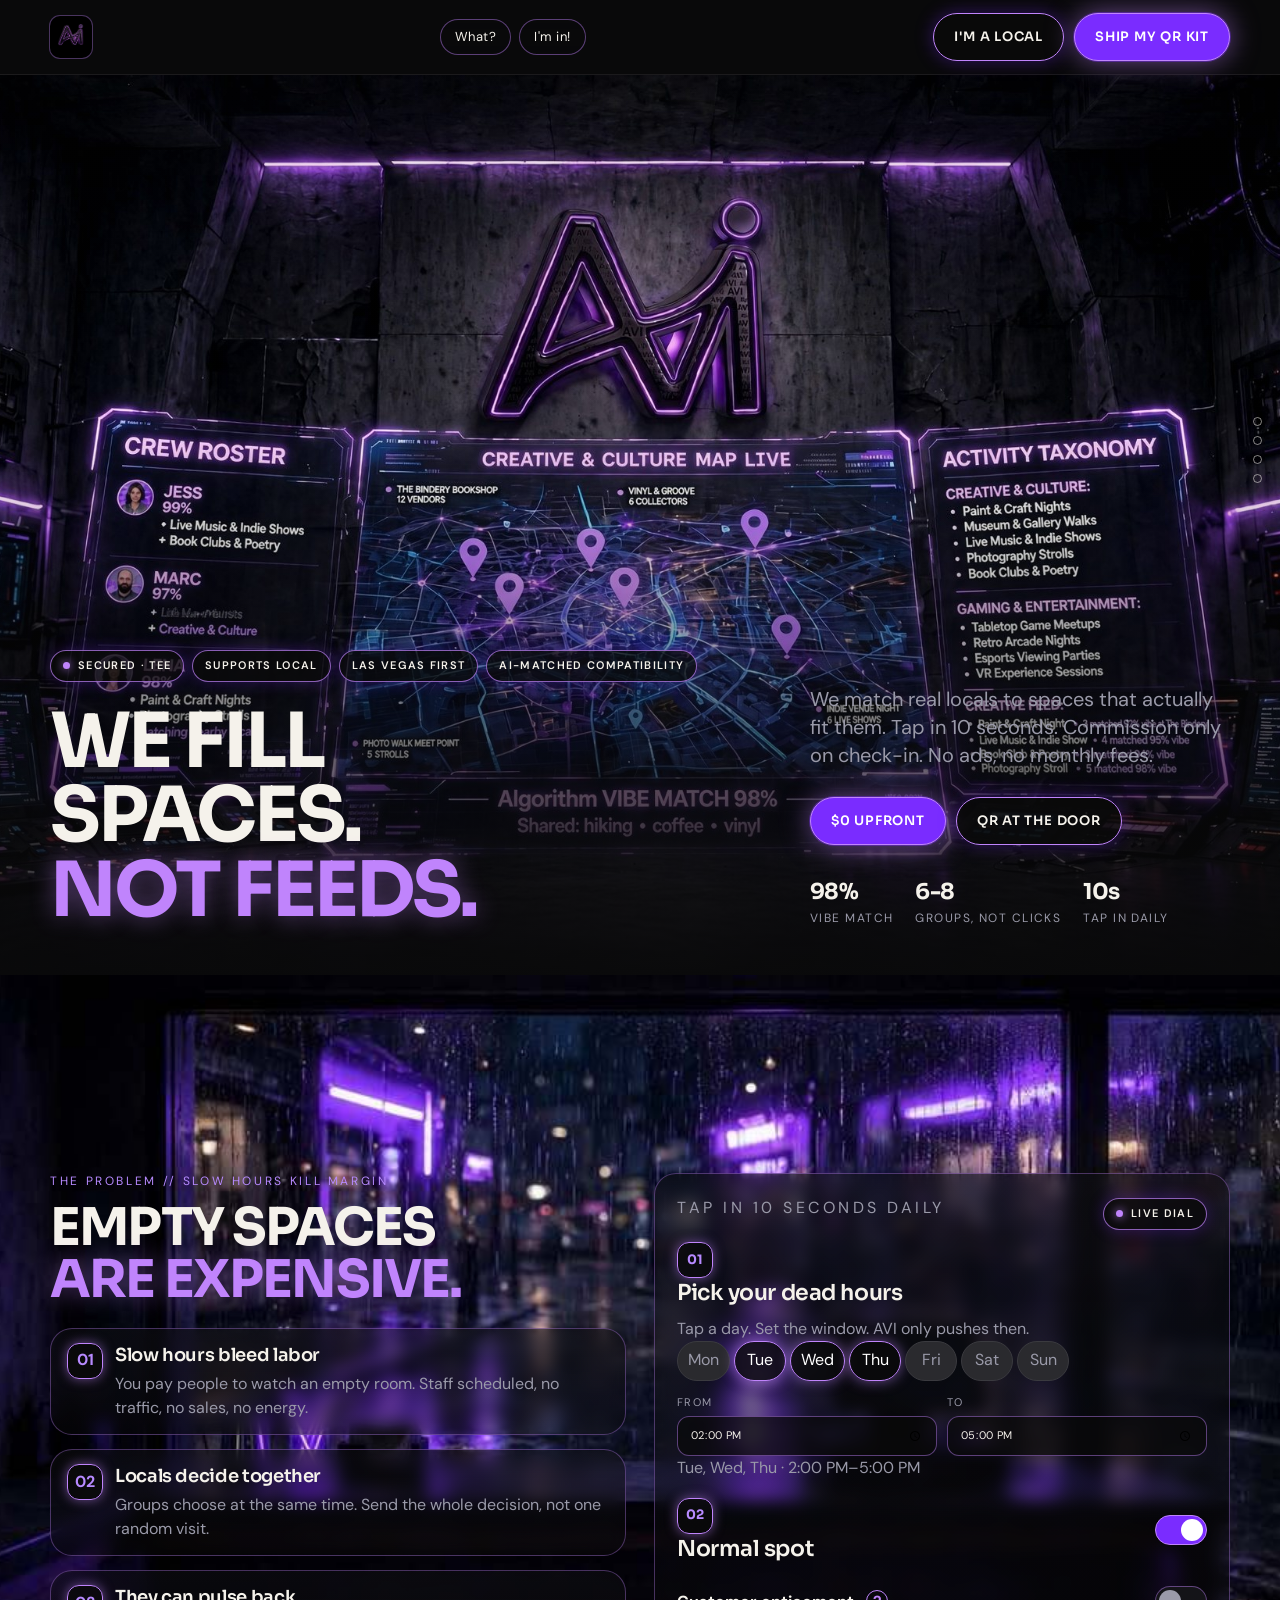
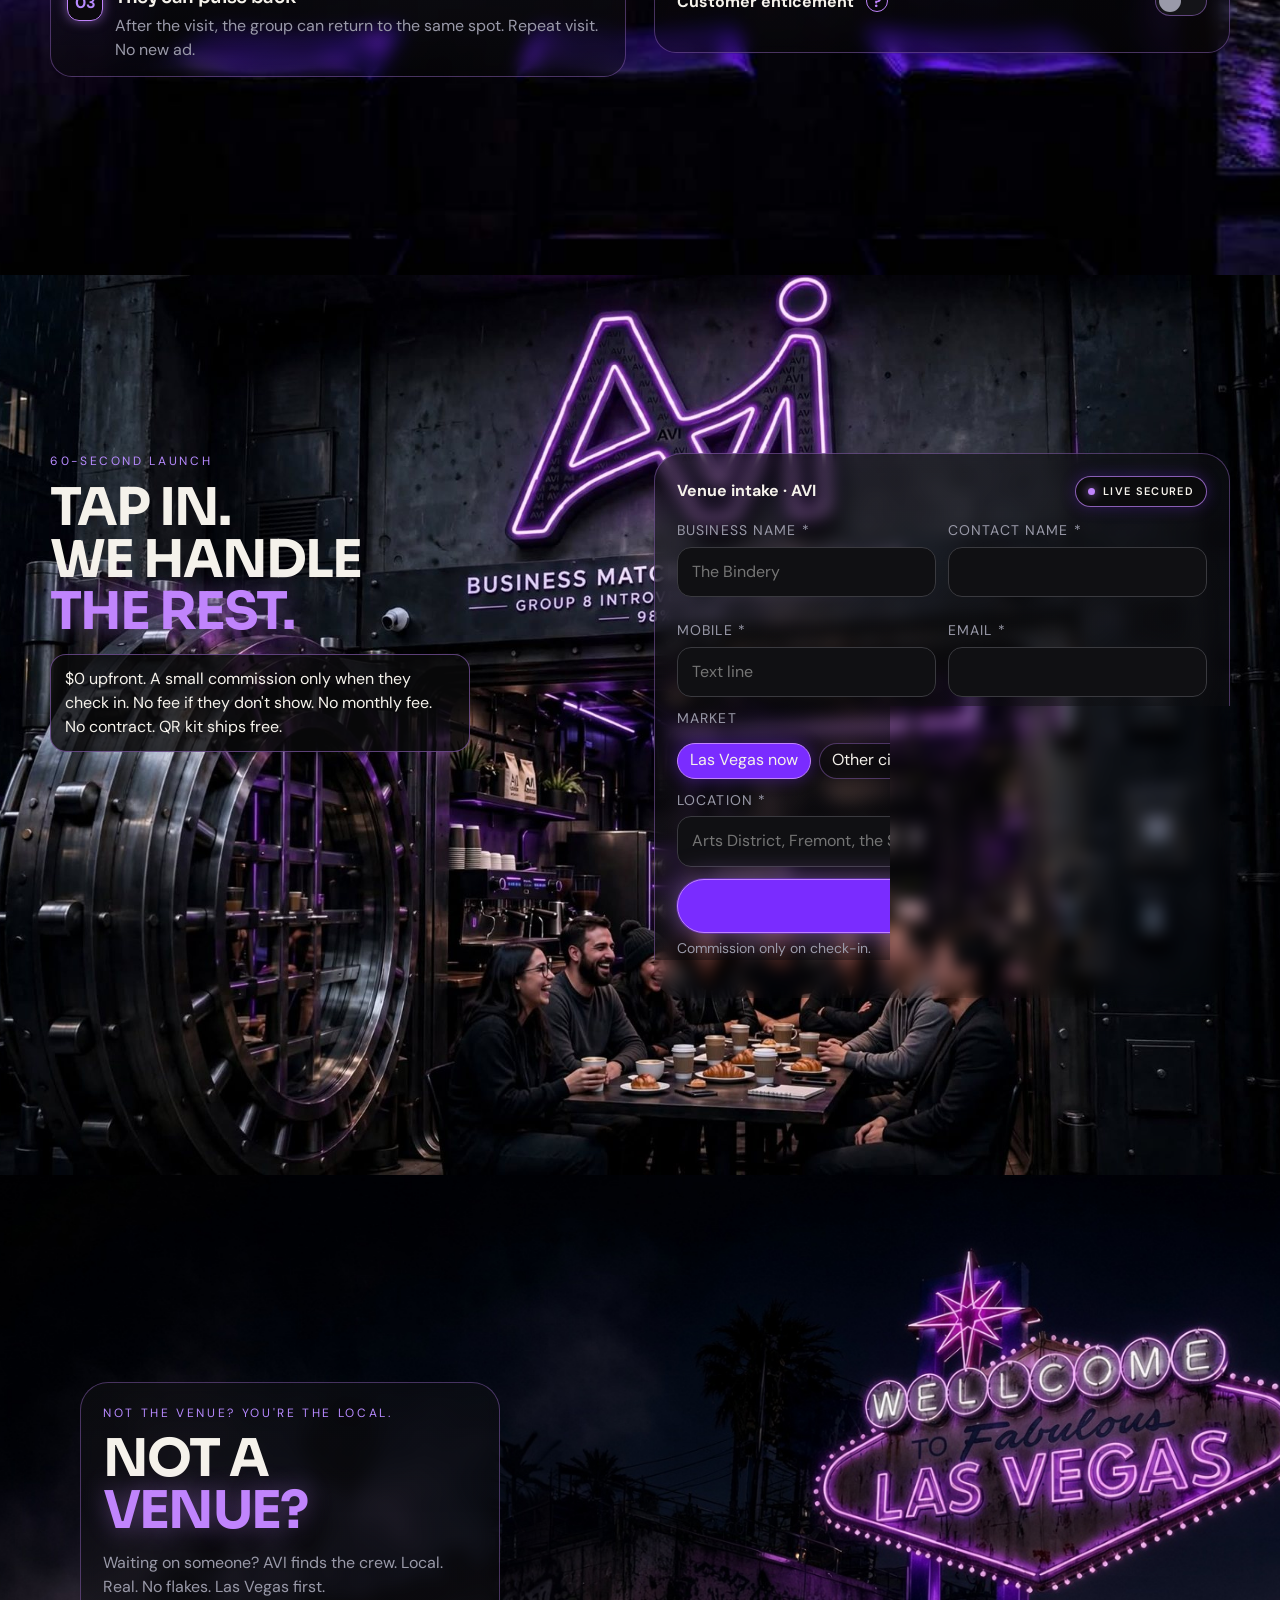
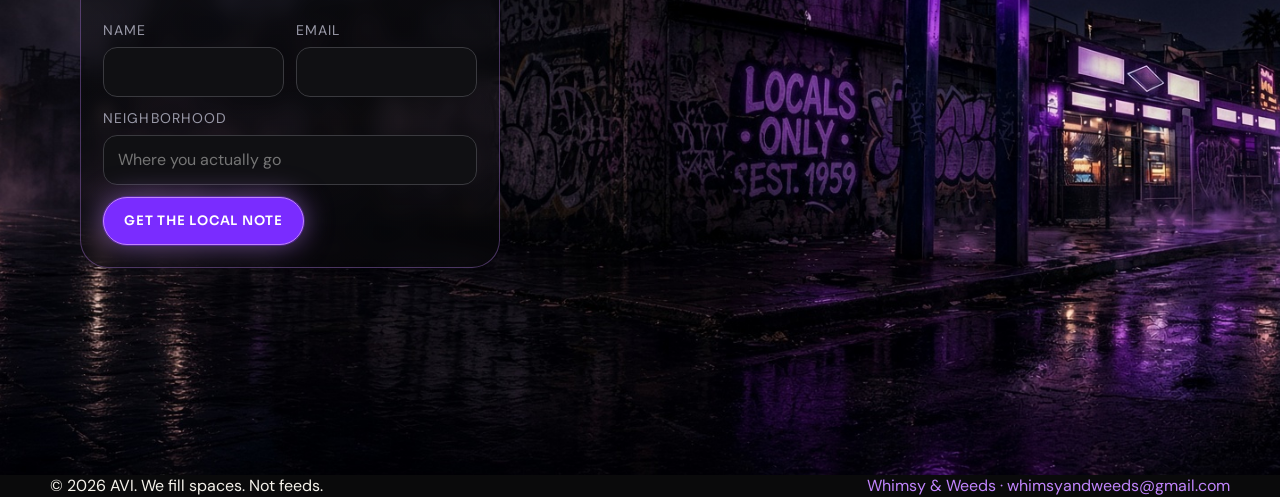
<file: index.html>
<!DOCTYPE html>
<html lang="en">
<head>
  <meta charset="UTF-8" />
  <meta name="viewport" content="width=device-width, initial-scale=1" />
  <title>AVI — We fill spaces. Not feeds.</title>
  <meta name="description" content="AVI sends vibe-matched locals to your door. QR at the entrance. Tap in 10 seconds. $0 upfront. Commission only when they check in." />
  <link rel="icon" href="assets/logo.jpg" />
  <link rel="preconnect" href="https://fonts.googleapis.com" />
  <link rel="preconnect" href="https://fonts.gstatic.com" crossorigin />
  <link href="https://fonts.googleapis.com/css2?family=DM+Sans:wght@400;500;600&family=Sora:wght@500;600;700&display=swap" rel="stylesheet" />
  <link rel="stylesheet" href="styles.css?v=lockhero" />
</head>
<body>
  <header class="nav">
    <div class="wrap nav-inner">
      <a class="brand" href="index.html"><img src="assets/logo.jpg" alt="AVI" /></a>
      <nav class="nav-links">
        <a href="#problem">What?</a>
        <a href="#intake">I'm in!</a>
      </nav>
      <div class="nav-cta">
        <a class="btn btn-ghost" href="#locals">I'm a local</a>
        <a class="btn btn-violet" href="#intake">Ship my QR kit</a>
        <button class="menu-btn" data-menu aria-label="Menu">Menu</button>
      </div>
    </div>
  </header>
  <div class="mobile-panel" data-panel>
    <a href="#problem">What?</a>
    <a href="#intake">I'm in!</a>
    <a href="#locals">I'm a local</a>
  </div>
  <nav class="pager" aria-label="Pages">
    <a href="#top" aria-label="Landing"></a>
    <a href="#problem" aria-label="What"></a>
    <a href="#intake" aria-label="I'm in"></a>
    <a href="#locals" aria-label="Locals"></a>
  </nav>
  <section class="hero page" id="top">
    <div class="hero-bg" style="background-image:url(assets/hero-board.jpg)" role="img" aria-label="AVI mark above the live crew map"></div>
    <div class="wrap hero-copy">
      <div class="hero-left">
        <div class="kicker-row">
          <span class="pill"><span class="dot"></span>Secured · TEE</span>
          <span class="pill">Supports local</span>
          <span class="pill">Las Vegas first</span>
          <span class="pill">AI-matched compatibility</span>
        </div>
        <h1>WE FILL<br>SPACES.<br><span class="violet">NOT FEEDS.</span></h1>
      </div>
      <div class="hero-right">
        <p class="lede">We match real locals to spaces that actually fit them. Tap in 10 seconds. Commission only on check-in. No ads, no monthly fees.</p>
        <div class="hero-actions">
          <a class="btn btn-violet" href="#intake">$0 upfront</a>
          <a class="btn btn-ghost" href="#intake">QR at the door</a>
        </div>
        <div class="hero-meta">
          <div><b>98%</b>vibe match</div>
          <div><b>6-8</b>groups, not clicks</div>
          <div><b>10s</b>tap in daily</div>
        </div>
      </div>
    </div>
  </section>
  <section class="section page" id="problem">
    <video class="page-bg" autoplay muted loop playsinline poster="assets/rain.jpg"><source src="assets/rain.mp4" type="video/mp4"></video>
    <div class="wrap split">
      <div>
        <p class="eyebrow">The problem // slow hours kill margin</p>
        <h2>EMPTY SPACES<br><span class="violet">ARE EXPENSIVE.</span></h2>
        <div class="cards-3" style="grid-template-columns:1fr;margin-top:22px">
          <article class="card row-card"><span class="num">01</span><div><h3>Slow hours bleed labor</h3><p>You pay people to watch an empty room. Staff scheduled, no traffic, no sales, no energy.</p></div></article>
          <article class="card row-card"><span class="num">02</span><div><h3>Locals decide together</h3><p>Groups choose at the same time. Send the whole decision, not one random visit.</p></div></article>
          <article class="card row-card"><span class="num">03</span><div><h3>They can pulse back</h3><p>After the visit, the group can return to the same spot. Repeat visit. No new ad.</p></div></article>
        </div>
      </div>
      <article class="card dial" data-dial>
        <div class="dial-top"><p class="eyebrow">Tap in 10 seconds daily</p><span class="pill"><span class="dot"></span>Live dial</span></div>
        <h3 class="step"><span>01</span>Pick your dead hours</h3>
        <p>Tap a day. Set the window. AVI only pushes then.</p>
        <div class="days" role="group" aria-label="Slow days">
          <button class="day" type="button" data-day="Mon">Mon</button>
          <button class="day on" type="button" data-day="Tue">Tue</button>
          <button class="day on" type="button" data-day="Wed">Wed</button>
          <button class="day on" type="button" data-day="Thu">Thu</button>
          <button class="day" type="button" data-day="Fri">Fri</button>
          <button class="day" type="button" data-day="Sat">Sat</button>
          <button class="day" type="button" data-day="Sun">Sun</button>
        </div>
        <div class="window">
          <label>From<input type="time" data-from value="14:00" /></label>
          <label>To<input type="time" data-to value="17:00" /></label>
        </div>
        <p class="dial-read" data-read>Tue, Wed, Thu · 2:00–5:00 PM</p>
        <div class="switch-row">
          <h3 class="step"><span>02</span>Normal spot</h3>
          <button class="switch on" type="button" data-fixed aria-pressed="true"><span></span></button>
        </div>
        <div class="field move-note" hidden>
          <h3 class="step">Exact location</h3>
          <div class="pin-box">
            <input class="spot" data-pin placeholder="Business or address. Closest hits first" autocomplete="off" />
            <div class="pin-list" data-pin-list hidden></div>
          </div>
          <label>What kind of spot?</label>
          <div class="choices" role="group" aria-label="Location type">
            <button class="choice" type="button" data-place="Truck">Food truck</button>
            <button class="choice" type="button" data-place="Market">Farmers market</button>
            <button class="choice" type="button" data-place="Stall">Stall</button>
            <button class="choice" type="button" data-place="Event">Pop-up</button>
          </div>
          <input class="spot" data-spot placeholder="Stall, row, or truck name" />
        </div>
        <div class="switch-row">
          <div>
            <strong>Customer enticement</strong>
            <button class="help" type="button" data-help aria-label="What is an enticement">?</button>
            <p class="help-note" hidden>Optional. A reason to walk in. Off means they still get matched, just no perk.</p>
          </div>
          <button class="switch" type="button" data-deal aria-pressed="false"><span></span></button>
        </div>
        <div class="deal-note" hidden>
          <div data-range-wrap>
            <label class="range-label"><span>Percent off</span><b data-pct>15%</b></label>
            <input class="range" type="range" min="5" max="30" step="5" value="15" data-range />
            <div class="range-ticks"><span>5</span><span>10</span><span>15</span><span>20</span><span>25</span><span>30</span></div>
          </div>
          <div class="custom-row">
            <button class="choice" type="button" data-custom>Custom instead</button>
            <input class="pill-input" data-perk type="text" placeholder="2-for-1 item" hidden />
          </div>
        </div>
      </article>
    </div>
  </section>
  <section class="section page" id="intake">
    <div class="page-bg" style="background-image:url(assets/vault-open.jpg)"></div>
    <div class="wrap split">
      <div>
        <p class="eyebrow">60-second launch</p>
        <h2>TAP IN.<br>WE HANDLE<br><span class="violet">THE REST.</span></h2>
        <p class="sub offer">$0 upfront. A small commission only when they check in. No fee if they don't show. No monthly fee. No contract. QR kit ships free.</p>
      </div>
      <div class="form-card">
        <form data-vendor-form>
          <div class="board-top"><strong>Venue intake · AVI</strong><span class="pill"><span class="dot"></span>Live secured</span></div>
          <div class="grid-2">
            <div class="field"><label>Business name *</label><input name="business_name" required placeholder="The Bindery" /></div>
            <div class="field"><label>Contact name *</label><input name="contact_name" required /></div>
            <div class="field"><label>Mobile *</label><input name="phone" type="tel" required placeholder="Text line" /></div>
            <div class="field"><label>Email *</label><input type="email" name="email" required /></div>
          </div>
          <div class="field">
            <label>Market</label>
            <input type="hidden" name="market" value="Las Vegas" data-market />
            <div class="choices">
              <button class="choice on" type="button" data-market-choice="Las Vegas">Las Vegas now</button>
              <button class="choice" type="button" data-market-choice="Other city">Other city</button>
            </div>
          </div>
          <div class="field"><label>Location *</label><input name="neighborhood" required placeholder="Arts District, Fremont, the Saturday market" /></div>
          <button class="btn btn-violet btn-wide" type="submit">Send to AVI</button>
          <p class="hint">Commission only on check-in.</p>
        </form>
        <div class="form-success" data-vendor-success><p class="eyebrow">Received</p><h3>QR kit is in the queue.</h3></div>
      </div>
    </div>
  </section>
  <section class="section page" id="locals">
    <video class="page-bg" autoplay muted loop playsinline poster="assets/vegas-wide.jpg"><source src="assets/vegas.mp4" type="video/mp4"></video>
    <div class="wrap locals">
      <p class="eyebrow">Not the venue? You're the local.</p>
      <h2>NOT A <span class="violet">VENUE?</span></h2>
      <p class="sub">Waiting on someone? AVI finds the crew. Local. Real. No flakes. Las Vegas first.</p>
      <form data-waitlist-form style="margin-top:22px;max-width:560px">
        <div class="grid-2">
          <div class="field"><label>Name</label><input name="name" required /></div>
          <div class="field"><label>Email</label><input type="email" name="email" required /></div>
        </div>
        <div class="field"><label>Neighborhood</label><input name="city" placeholder="Where you actually go" /></div>
        <button class="btn btn-violet" type="submit">Get the local note</button>
      </form>
      <div class="form-success"><h3>You're on the local list.</h3></div>
    </div>
    <a class="cut" href="https://whimsyandweeds.com" aria-label="Whimsy and Weeds"><span>Whimsy & Weeds<br>studio · cut to fit</span><img src="assets/whimsy.png" alt="" /></a>
  </section>
  <footer><div class="wrap legal"><span>© 2026 AVI. We fill spaces. Not feeds.</span><a href="mailto:whimsyandweeds@gmail.com">Whimsy & Weeds · whimsyandweeds@gmail.com</a></div></footer>
  <script src="app.js?v=toppills"></script>
</body>
</html>
</file>
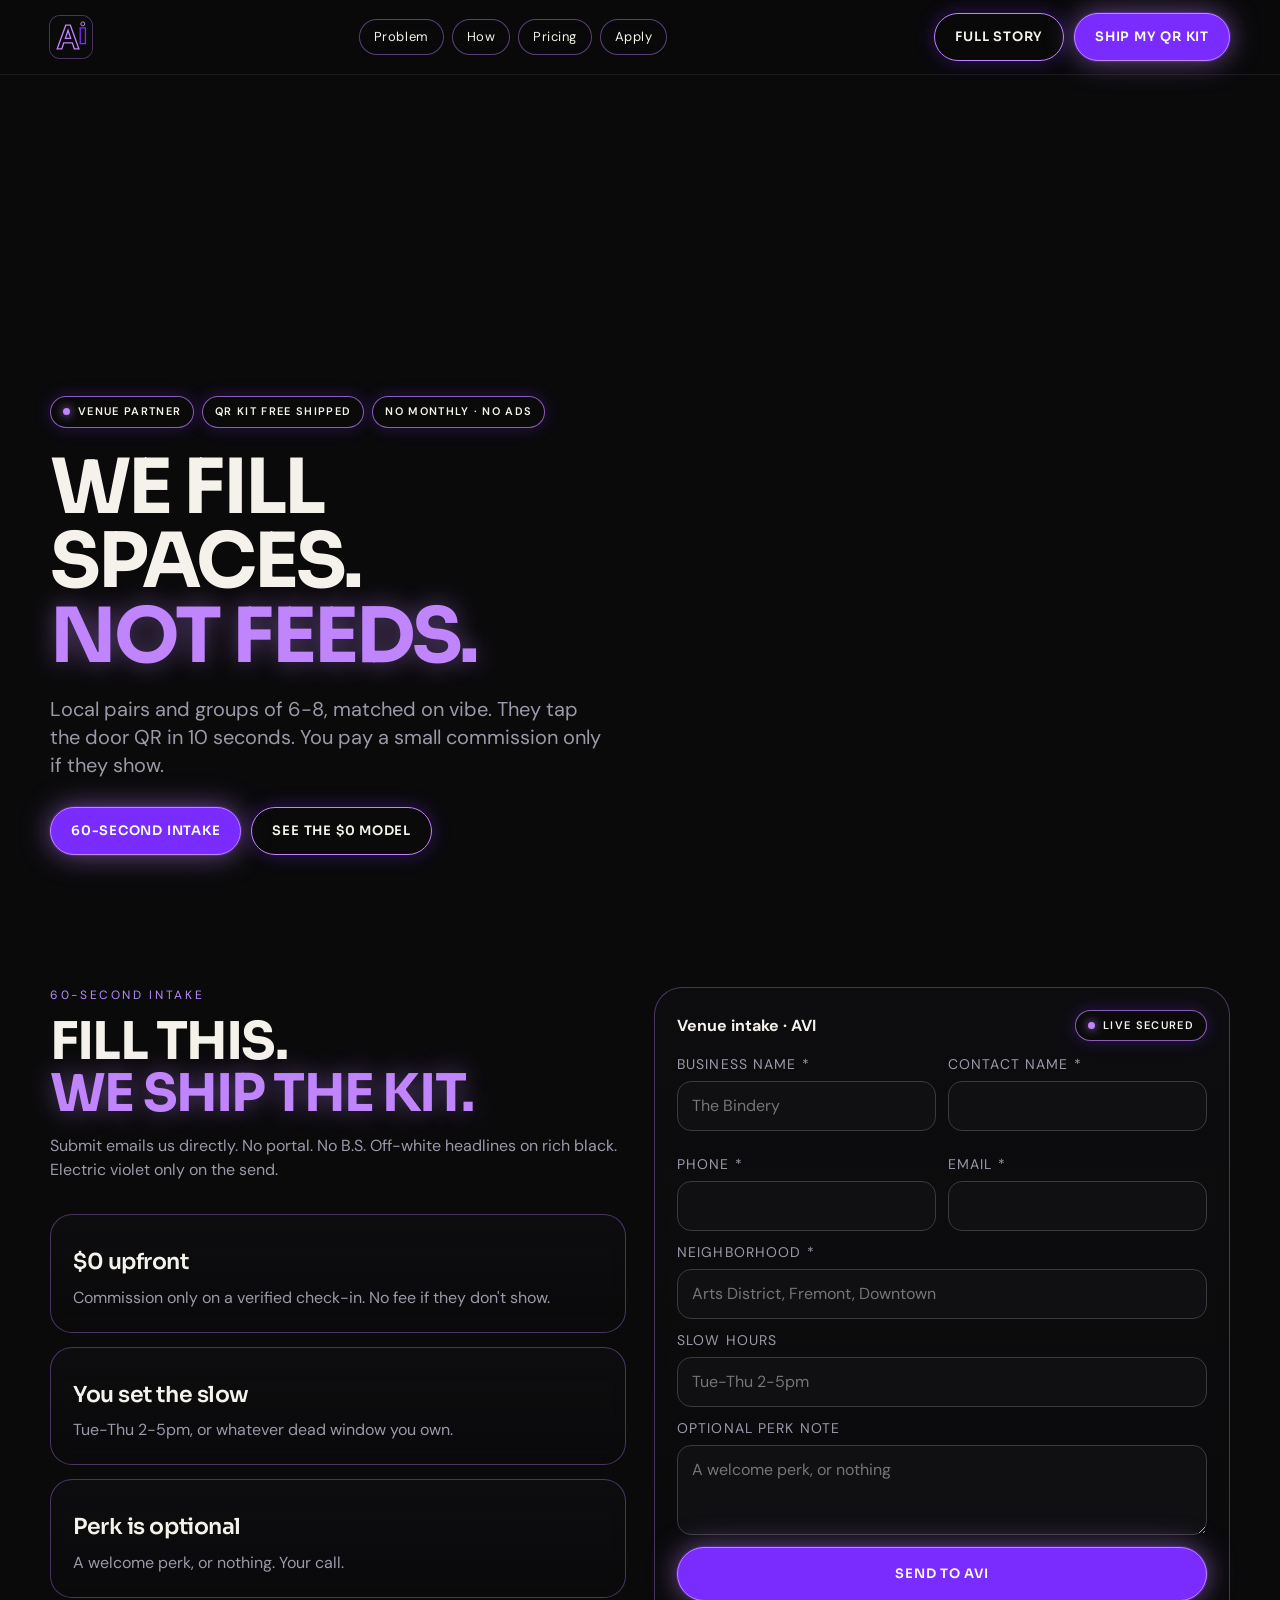
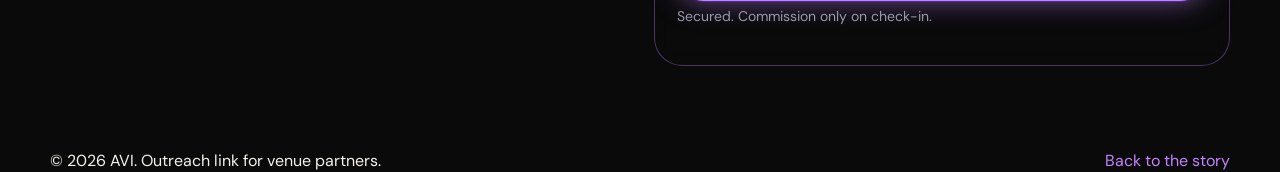
<file: partners.html>
<!DOCTYPE html>
<html lang="en">
<head>
  <meta charset="UTF-8" />
  <meta name="viewport" content="width=device-width, initial-scale=1" />
  <title>AVI venue partners — $0 upfront, commission only on check-in</title>
  <meta name="description" content="Founding venue intake for AVI. Free QR kit. No monthly. No ads. You set the slow hours. Commission only when locals check in." />
  <link rel="icon" href="assets/mark.svg" />
  <link rel="preconnect" href="https://fonts.googleapis.com" />
  <link rel="preconnect" href="https://fonts.gstatic.com" crossorigin />
  <link href="https://fonts.googleapis.com/css2?family=DM+Sans:wght@400;500;600&family=Sora:wght@500;600;700&display=swap" rel="stylesheet" />
  <link rel="stylesheet" href="styles.css" />
</head>
<body>
  <header class="nav">
    <div class="wrap nav-inner">
      <a class="brand" href="index.html"><img src="assets/mark.svg" alt="AVI" /></a>
      <nav class="nav-links">
        <a href="index.html#problem">Problem</a>
        <a href="index.html#how">How</a>
        <a href="index.html#pricing">Pricing</a>
        <a href="#apply">Apply</a>
      </nav>
      <div class="nav-cta">
        <a class="btn btn-ghost" href="index.html">Full story</a>
        <a class="btn btn-violet" href="#apply">Ship my QR kit</a>
        <button class="menu-btn" data-menu aria-label="Menu">Menu</button>
      </div>
    </div>
  </header>
  <div class="mobile-panel" data-panel>
    <a href="index.html">Full story</a>
    <a href="#apply">Apply</a>
  </div>
  <section class="hero">
    <div class="wrap">
      <div class="kicker-row">
        <span class="pill"><span class="dot"></span>Venue partner</span>
        <span class="pill">QR kit free shipped</span>
        <span class="pill">No monthly · no ads</span>
      </div>
      <h1>WE FILL<br>SPACES.<br><span class="violet">NOT FEEDS.</span></h1>
      <p class="lede">Local pairs and groups of 6-8, matched on vibe. They tap the door QR in 10 seconds. You pay a small commission only if they show.</p>
      <div class="hero-actions">
        <a class="btn btn-violet" href="#apply">60-second intake</a>
        <a class="btn btn-ghost" href="index.html#intake">See the $0 model</a>
      </div>
    </div>
  </section>
  <section class="section" id="apply">
    <div class="wrap split">
      <div>
        <p class="eyebrow">60-second intake</p>
        <h2>FILL THIS.<br><span class="violet">WE SHIP THE KIT.</span></h2>
        <p class="sub">Submit emails us directly. No portal. No B.S. Off-white headlines on rich black. Electric violet only on the send.</p>
        <div class="cards-3" style="grid-template-columns:1fr">
          <article class="card"><h3>$0 upfront</h3><p>Commission only on a verified check-in. No fee if they don't show.</p></article>
          <article class="card"><h3>You set the slow</h3><p>Tue-Thu 2-5pm, or whatever dead window you own.</p></article>
          <article class="card"><h3>Perk is optional</h3><p>A welcome perk, or nothing. Your call.</p></article>
        </div>
      </div>
      <div class="form-card">
        <form data-vendor-form>
          <div class="board-top"><strong>Venue intake · AVI</strong><span class="pill"><span class="dot"></span>Live secured</span></div>
          <div class="grid-2">
            <div class="field"><label>Business name *</label><input name="business_name" required placeholder="The Bindery" /></div>
            <div class="field"><label>Contact name *</label><input name="contact_name" required /></div>
            <div class="field"><label>Phone *</label><input name="phone" required /></div>
            <div class="field"><label>Email *</label><input type="email" name="email" required /></div>
          </div>
          <div class="field"><label>Neighborhood *</label><input name="neighborhood" required placeholder="Arts District, Fremont, Downtown" /></div>
          <div class="field"><label>Slow hours</label><input name="slow_hours" placeholder="Tue-Thu 2-5pm" /></div>
          <div class="field"><label>Optional perk note</label><textarea name="perk_note" placeholder="A welcome perk, or nothing"></textarea></div>
          <button class="btn btn-violet btn-wide" type="submit">Send to AVI</button>
          <p class="hint">Secured. Commission only on check-in.</p>
        </form>
        <div class="form-success">
          <p class="eyebrow">Received</p>
          <h3>You're in the partner queue.</h3>
          <p class="hint">QR kit ships free. We'll ping the contact on this form.</p>
        </div>
      </div>
    </div>
  </section>
  <footer>
    <div class="wrap legal">
      <span>© 2026 AVI. Outreach link for venue partners.</span>
      <a href="index.html">Back to the story</a>
    </div>
  </footer>
  <script src="app.js"></script>
</body>
</html>
</file>
<file: styles.css>
:root {
  --bg-primary: #0a0a0b;
  --bg-card: #1a1a1d;
  --bg-surface: #2a2a2e;
  --border: #3a3a3f;
  --text-secondary: #9a9aa9;
  --text-headline: #f5f2eb;
  --violet-primary: #7a2cff;
  --violet-hover: #5b1ed1;
  --violet-icon: #b78aff;
  --violet-glow: #c084fc;
  --violet-soft: rgba(122, 44, 255, 0.16);
  --line: rgba(245, 242, 235, 0.08);
  --radius: 22px;
  --font-display: "Sora", system-ui, sans-serif;
  --font-body: "DM Sans", system-ui, sans-serif;
  --max: 1180px;
  --shadow-glow: 0 0 32px rgba(192, 132, 252, 0.28);
}
*, *::before, *::after { box-sizing: border-box; margin: 0; padding: 0; }
html { scroll-behavior: smooth; }
body { background: var(--bg-primary); color: var(--text-headline); font-family: var(--font-body); font-weight: 400; line-height: 1.4; overflow-x: hidden; }
img { max-width: 100%; display: block; }
a { color: inherit; text-decoration: none; }
button, input, select, textarea { font: inherit; color: inherit; }
button { cursor: pointer; border: 0; background: none; }
.wrap { width: min(var(--max), calc(100% - 40px)); margin-inline: auto; }
.nav { position: sticky; top: 0; z-index: 40; backdrop-filter: blur(18px); background: rgba(10, 10, 11, 0.78); border-bottom: 1px solid var(--line); }
.nav-inner { display: flex; align-items: center; justify-content: space-between; height: 74px; gap: 18px; }
.brand { display: flex; align-items: center; gap: 10px; letter-spacing: 0.18em; font-weight: 600; font-size: 13px; }
.brand img { width: 42px; height: 42px; object-fit: cover; border-radius: 10px; background: #000; box-shadow: 0 0 0 1px rgba(192, 132, 252, 0.35); }
.nav-links { display: flex; gap: 8px; }
.nav-links a { min-height: 36px; padding: 0 14px; display: inline-flex; align-items: center; border-radius: 999px; border: 1px solid rgba(192,132,252,.45); color: #f5f2eb; background: rgba(10,10,11,.55); font-size: 13px; letter-spacing: 0.04em; }
.nav-cta { display: flex; gap: 10px; align-items: center; }
.menu-btn { display: none; width: 42px; height: 42px; border: 1px solid var(--border); border-radius: 999px; color: var(--text-headline); }
.mobile-panel { display: none; position: fixed; inset: 78px 16px auto; background: var(--bg-card); border: 1px solid var(--border); border-radius: 16px; padding: 8px; z-index: 50; }
.mobile-panel a { display: block; padding: 12px; border-bottom: 1px solid var(--line); }
.btn { display: inline-flex; align-items: center; justify-content: center; gap: 8px; min-height: 48px; padding: 0 20px; border-radius: 999px; font-family: var(--font-display); font-size: 13px; font-weight: 600; letter-spacing: 0.06em; text-transform: uppercase; }
.btn-violet { background: #7a2cff; color: #fff; border: 1px solid #c084fc; box-shadow: 0 0 0 1px rgba(122,44,255,.4), 0 0 28px rgba(192,132,252,.55); }
.btn-ghost { border: 1px solid #c084fc; color: #f5f2eb; background: rgba(10,10,11,.72); box-shadow: 0 0 18px rgba(122,44,255,.35); }
.btn-wide { width: 100%; min-height: 54px; }
.pill { display: inline-flex; align-items: center; gap: 8px; border: 1px solid rgba(192,132,252,.7); background: rgba(10,10,11,.7); color: #f5f2eb; border-radius: 999px; padding: 7px 12px; font-size: 11px; font-weight: 600; letter-spacing: 0.12em; text-transform: uppercase; box-shadow: 0 0 16px rgba(122,44,255,.28); }
.pill .dot { width: 7px; height: 7px; border-radius: 50%; background: #c084fc; box-shadow: 0 0 10px #c084fc; }
.hero { position: relative; min-height: 92vh; display: grid; align-items: end; padding: 180px 0 48px; overflow: hidden; }
.hero-bg { position: absolute; inset: 0; background: #0a0a0b center/cover no-repeat; }
.hero-bg::after { content: ""; position: absolute; inset: 0; background: linear-gradient(90deg, rgba(10,10,11,.92), rgba(10,10,11,.28)); }
.hero-copy { position: relative; z-index: 2; }
.kicker-row { display: flex; flex-wrap: wrap; gap: 8px; margin-bottom: 22px; }
h1 { font-family: var(--font-display); font-weight: 700; letter-spacing: -0.04em; line-height: 0.98; font-size: clamp(46px, 6.2vw, 76px); }
h1 .violet, h2 .violet { color: #c084fc; text-shadow: 0 0 24px rgba(192,132,252,.45); }
.lede { margin-top: 22px; max-width: 560px; color: var(--text-secondary); font-size: 20px; line-height: 1.4; }
.hero-actions { display: flex; flex-wrap: wrap; gap: 10px; margin-top: 28px; }
.hero-meta { display: flex; gap: 22px; margin-top: 32px; flex-wrap: wrap; }
.hero-meta div { color: var(--text-secondary); font-size: 12px; letter-spacing: 0.12em; text-transform: uppercase; }
.hero-meta b { display: block; color: var(--text-headline); font-family: var(--font-display); font-size: 22px; letter-spacing: -0.03em; text-transform: none; margin-bottom: 2px; }
.film { display: grid; grid-template-columns: 1.3fr .9fr .9fr; gap: 12px; margin-top: 18px; }
.shot { position: relative; border-radius: 20px; overflow: hidden; border: 1px solid rgba(122, 44, 255, 0.35); min-height: 220px; background: #141418; }
.shot img { width: 100%; height: 100%; object-fit: cover; min-height: 220px; }
.shot figcaption { position: absolute; left: 12px; bottom: 12px; font-size: 12px; letter-spacing: 0.12em; text-transform: uppercase; }
.section { padding: 84px 0; }
.eyebrow { color: var(--violet-icon); letter-spacing: 0.22em; text-transform: uppercase; font-size: 12px; margin-bottom: 12px; }
h2 { font-family: var(--font-display); font-weight: 700; letter-spacing: -0.035em; line-height: 1; font-size: clamp(34px, 4.6vw, 52px); }
.sub { margin-top: 14px; color: var(--text-secondary); max-width: 640px; }
.cards-3, .cards-4 { display: grid; gap: 14px; margin-top: 32px; }
.cards-3 { grid-template-columns: repeat(3, 1fr); }
.cards-4 { grid-template-columns: 1.2fr 1fr 1fr; }
.card { background: linear-gradient(180deg, rgba(16,16,20,.55), rgba(10,10,11,.38)); border: 1px solid rgba(192,132,252,.35); border-radius: var(--radius); padding: 22px; backdrop-filter: blur(8px); }
.card h3 { font-family: var(--font-display); font-weight: 600; font-size: 22px; letter-spacing: -0.02em; margin: 10px 0 8px; }
.card p, .sub { color: var(--text-secondary); font-size: 16px; line-height: 1.5; }
.num { width: 36px; height: 36px; border-radius: 12px; display: grid; place-items: center; background: var(--violet-soft); color: var(--violet-icon); font-weight: 700; }
.feature { border-color: rgba(122, 44, 255, 0.45); }
.price { font-family: var(--font-display); font-size: 56px; letter-spacing: -0.05em; line-height: 1; }
.price span { color: var(--violet-icon); }
.strike { color: var(--text-secondary); text-decoration: line-through; font-size: 14px; }
.split { display: grid; grid-template-columns: 1fr 1fr; gap: 28px; align-items: start; }
.frame { border-radius: 24px; overflow: hidden; border: 1px solid rgba(122, 44, 255, 0.4); min-height: 360px; background: #111; }
.frame img { width: 100%; height: 100%; object-fit: cover; min-height: 360px; }
.row-card { display: flex; gap: 12px; align-items: flex-start; padding: 14px 16px; }
.row-card h3 { margin: 0 0 4px; font-size: 18px; }
.row-card .num { flex: none; }
.step span { width: 36px; height: 36px; border-radius: 12px; display: grid; place-items: center; background: var(--violet-soft); color: var(--violet-icon); font-weight: 700; font-size: 13px; }
.help { width: 22px; height: 22px; margin-left: 8px; border-radius: 50%; border: 1px solid #c084fc; color: #c084fc; background: transparent; font-weight: 700; }
.help-note { margin: 6px 0 0; color: #f5f2eb; font-size: 13px; }
.dial-top { display: flex; align-items: center; justify-content: space-between; gap: 10px; }
.dial-top h3 { margin: 0; }
.window { display: grid; grid-template-columns: 1fr 1fr; gap: 10px; margin-top: 14px; }
.window label { display: grid; gap: 6px; font-size: 11px; letter-spacing: 0.12em; text-transform: uppercase; color: var(--text-secondary); }
.window input { background: rgba(10,10,11,.72); border: 1px solid rgba(192,132,252,.45); border-radius: 12px; padding: 10px 12px; color: #f5f2eb; }
.choices { display: flex; flex-wrap: wrap; gap: 8px; margin-top: 8px; }
.choice { min-height: 36px; padding: 0 12px; border-radius: 999px; border: 1px solid rgba(192,132,252,.35); color: #f5f2eb; background: rgba(10,10,11,.55); }
.choice.on { background: #7a2cff; border-color: #c084fc; box-shadow: 0 0 16px rgba(122,44,255,.4); }
.pin-box { position: relative; }
.pin-list { position: absolute; z-index: 5; left: 0; right: 0; top: calc(100% + 6px); background: rgba(10,10,11,.94); border: 1px solid rgba(192,132,252,.45); border-radius: 14px; overflow: hidden; box-shadow: 0 12px 30px rgba(0,0,0,.45); }
.pin-list button { display: block; width: 100%; text-align: left; padding: 10px 12px; background: transparent; color: #f5f2eb; border-bottom: 1px solid rgba(255,255,255,.06); }
.pin-list button:hover, .pin-list button:focus { background: rgba(122,44,255,.35); }
.pin-list small { display: block; color: #9a9aa9; margin-top: 2px; }
.pill-input { width: 180px; min-width: 160px; height: 36px; margin: 0; padding: 0 14px; border-radius: 999px; border: 1px solid #c084fc; background: #101013; color: #f5f2eb; pointer-events: auto; }
.range-label { display: flex; justify-content: space-between; margin-top: 8px; font-size: 12px; letter-spacing: 0.08em; text-transform: uppercase; color: var(--text-secondary); }
.range-label b { color: #c084fc; font-family: var(--font-display); }
.range { width: 100%; accent-color: #7a2cff; margin-top: 8px; }
.range-ticks { display: flex; justify-content: space-between; color: var(--text-secondary); font-size: 11px; }
.deal-note .choice { margin-top: 10px; }
.custom-row { display: flex; flex-wrap: wrap; align-items: center; gap: 8px; }
.switch-row { display: flex; align-items: center; justify-content: space-between; gap: 16px; margin: 8px 0 14px; }
.switch-row p { margin: 4px 0 0; color: var(--text-secondary); font-size: 13px; }
.switch { width: 52px; height: 30px; border-radius: 999px; border: 1px solid rgba(192,132,252,.45); background: #141418; position: relative; flex: none; }
.switch span { position: absolute; top: 3px; left: 3px; width: 22px; height: 22px; border-radius: 50%; background: #9a9aa9; transition: 0.15s ease; }
.switch.on { background: #7a2cff; border-color: #c084fc; }
.switch.on span { left: 25px; background: #fff; }
.day { min-width: 52px; height: 40px; padding: 0 10px; border-radius: 999px; border: 1px solid var(--border); color: var(--text-secondary); background: var(--bg-surface); }
.step span, .row-card .num { border: 1px solid #c084fc; box-shadow: 0 0 12px rgba(192,132,252,.55); background: rgba(10,10,11,.72); }
.day.on { background: rgba(10,10,11,.8); color: #fff; border-color: #c084fc; box-shadow: 0 0 14px rgba(192,132,252,.55); }
.form-card { background: linear-gradient(180deg, rgba(16,16,20,.55), rgba(10,10,11,.38)); border: 1px solid rgba(192,132,252,.35); border-radius: 28px; padding: 22px; backdrop-filter: blur(8px); }
.grid-2 { display: grid; grid-template-columns: 1fr 1fr; gap: 12px; }
.field { display: flex; flex-direction: column; gap: 6px; margin-bottom: 12px; }
.move-note[hidden], .deal-note[hidden], .pill-input[hidden], [hidden] { display: none !important; }
.field label { font-size: 14px; letter-spacing: 0.08em; text-transform: uppercase; color: var(--text-secondary); }
.field input, .field textarea { background: #101013; border: 1px solid var(--border); border-radius: 14px; padding: 13px 14px; outline: none; width: 100%; }
.field textarea { min-height: 90px; resize: vertical; }
.form-success { display: none; padding: 36px 8px; text-align: center; }
.form-success.show { display: block; }
.hint { color: var(--text-secondary); font-size: 14px; margin: 6px 0 16px; }
.board-top { display: flex; justify-content: space-between; gap: 10px; align-items: center; margin-bottom: 14px; }
.locals { position: relative; border: 1px solid rgba(192,132,252,.35); border-radius: 28px; padding: 28px; overflow: hidden; background: linear-gradient(180deg, rgba(16,16,20,.55), rgba(10,10,11,.38)); backdrop-filter: blur(8px); }
.wrap.locals { width: min(420px, calc(100% - 40px)); max-width: 420px; margin-left: max(20px, calc((100% - 1120px) / 2)); margin-right: auto; padding: 22px; }
.locals > * { position: relative; z-index: 1; }
footer a { color: #c084fc; }
.legal { display: flex; justify-content: space-between; gap: 12px; flex-wrap: wrap; }
img.is-broken, figure.is-broken, .frame.is-broken { display: none !important; }
@media (max-width: 900px) {
  .wrap { width: min(100% - 28px, var(--max)); }
  .nav-inner { height: 60px; gap: 8px; }
  .nav-links { display: flex !important; gap: 6px; }
  .nav-links a { display: inline-flex !important; min-height: 34px; padding: 0 12px; font-size: 13px; }
  .kicker-row { display: flex !important; flex-wrap: wrap; gap: 6px; margin-bottom: 14px; }
  .kicker-row .pill { font-size: 10px; padding: 5px 10px; }
  .nav-cta, .menu-btn { display: none; }
  .mobile-panel { inset: 68px 14px auto; }
  .mobile-panel a { min-height: 48px; display: flex; align-items: center; font-size: 16px; }
  .hero { min-height: 0; padding: 160px 0 12px; align-items: start; }
  h1 { font-size: 40px; }
  h2 { font-size: 32px; }
  .lede, .sub { font-size: 16px; }
  .hero-actions { display: flex; flex-wrap: wrap; gap: 8px; }
  .hero-actions .btn { width: auto; padding: 0 16px; }
  .hero-meta { display: grid; grid-template-columns: repeat(3, 1fr); gap: 8px; }
  .film { display: flex; overflow-x: auto; gap: 10px; }
  .shot { flex: 0 0 78%; min-height: 160px; }
  .shot img, .frame img { height: 160px; min-height: 160px; }
  .frame { min-height: 0; }
  .section { padding: 40px 0; }
  .cards-3, .cards-4, .split, .grid-2 { grid-template-columns: 1fr; }
  .card, .form-card, .locals { padding: 16px; min-height: 0; }
  .field input, .field textarea { font-size: 16px; }
  .legal { flex-direction: column; }
}

.page {
  position: relative;
  min-height: 100vh;
  min-height: 100dvh;
  display: flex;
  align-items: center;
  overflow: hidden;
}
.page > .wrap, .page > .hero-copy { position: relative; z-index: 2; width: min(var(--max), calc(100% - 40px)); }
.hero.page { display: grid; align-items: end; padding: 180px 0 36px; }
.page-bg, .hero-bg { position: absolute; inset: 0; background: #0a0a0b center/cover no-repeat; z-index: 0; }
video.page-bg, video.hero-bg { width: 100%; height: 100%; object-fit: cover; }
.hero-bg::after {
  content: "";
  position: absolute;
  inset: 0;
  background: linear-gradient(90deg, rgba(10,10,11,.92) 0%, rgba(10,10,11,.55) 42%, rgba(10,10,11,.18) 100%);
}
.pager {
  position: fixed;
  right: 18px;
  top: 50%;
  transform: translateY(-50%);
  z-index: 45;
  display: flex;
  flex-direction: column;
  gap: 10px;
}
.pager a {
  width: 9px;
  height: 9px;
  border-radius: 99px;
  border: 1px solid rgba(245,242,235,.55);
  background: transparent;
}
.pager a:hover, .pager a.active { background: #c084fc; border-color: #c084fc; box-shadow: 0 0 12px rgba(192,132,252,.7); }
@media (max-width: 900px) {
  .page, .hero.page { min-height: auto; align-items: center; padding-top: 180px; padding-bottom: 24px; }
  .pager { right: 8px; }
  .page-bg::after { background: linear-gradient(180deg, rgba(10,10,11,.35), rgba(10,10,11,.78)); }
  .hero-bg::after { background: linear-gradient(180deg, rgba(10,10,11,.08) 0%, rgba(10,10,11,0) 42%, rgba(10,10,11,.62) 78%, rgba(10,10,11,.9) 100%) !important; }
}
.hero-bg {
  background-size: cover;
  background-position: center 18% !important;
}
.hero-bg::after {
  background: linear-gradient(180deg, rgba(10,10,11,.1) 0%, rgba(10,10,11,0) 40%, rgba(10,10,11,.5) 74%, rgba(10,10,11,.86) 100%) !important;
}
.hero-copy {
  display: grid;
  grid-template-columns: 1.15fr 0.85fr;
  gap: 28px 40px;
  align-items: end;
}
.hero-right { justify-self: end; width: min(420px, 100%); }
.hero-right .lede { margin-top: 0; }
.hero.page { align-items: end; padding-bottom: 48px; }
@media (max-width: 900px) {
  .nav { position: fixed; left: 0; right: 0; }
  .page, .hero.page {
    height: auto;
    min-height: auto;
    max-height: none;
    overflow: visible;
    align-items: stretch;
    padding-top: 180px;
    padding-bottom: 28px;
  }
  .page > .wrap { max-height: none; overflow: visible; }
  .hero-copy { display: flex; flex-direction: column; align-items: stretch; gap: 14px; width: min(100% - 28px, 1180px); }
  .hero-left, .hero-right { width: 100%; justify-self: stretch; }
  .hero-right .lede { font-size: 16px; }
  h1 { font-size: 40px; }
  #locals .page-bg { background-position: 85% 40%; }
  #locals video.page-bg { object-position: 85% center; }
  #locals .wrap.locals { width: min(78%, 340px); max-width: 340px; margin-left: 14px; margin-right: auto; max-height: none; }
  #intake .page-bg { background-position: 62% center; }
#intake .page-bg::after { background: linear-gradient(90deg, rgba(10,10,11,.82) 0%, rgba(10,10,11,.35) 42%, rgba(10,10,11,.2) 100%); }
#intake .offer { display: inline-block; max-width: 420px; margin-top: 16px; padding: 12px 14px; border-radius: 16px; color: #f5f2eb; background: rgba(10,10,11,.82); border: 1px solid rgba(192,132,252,.45); }
#locals { position: relative; }
.cut { position: absolute; right: 18px; bottom: 16px; z-index: 3; display: flex; align-items: center; gap: 8px; color: #c084fc; text-decoration: none; }
.cut span { font-size: 10px; line-height: 1.25; letter-spacing: 0.08em; text-transform: uppercase; text-align: right; }
.cut img { width: 28px; height: 28px; opacity: 0.8; }
}
#intake .offer { display: inline-block; max-width: 420px; margin-top: 16px; padding: 12px 14px; border-radius: 16px; color: #f5f2eb; background: rgba(10,10,11,.82); border: 1px solid rgba(192,132,252,.45); }

/* Force hero content lower on mobile and prevent jump */
@media (max-width: 900px) {
  .hero.page,
  section.hero.page {
    padding-top: 200px !important;
    align-items: flex-start !important;
  }
  .hero-copy {
    margin-top: 40px !important;
  }
}
</file>
